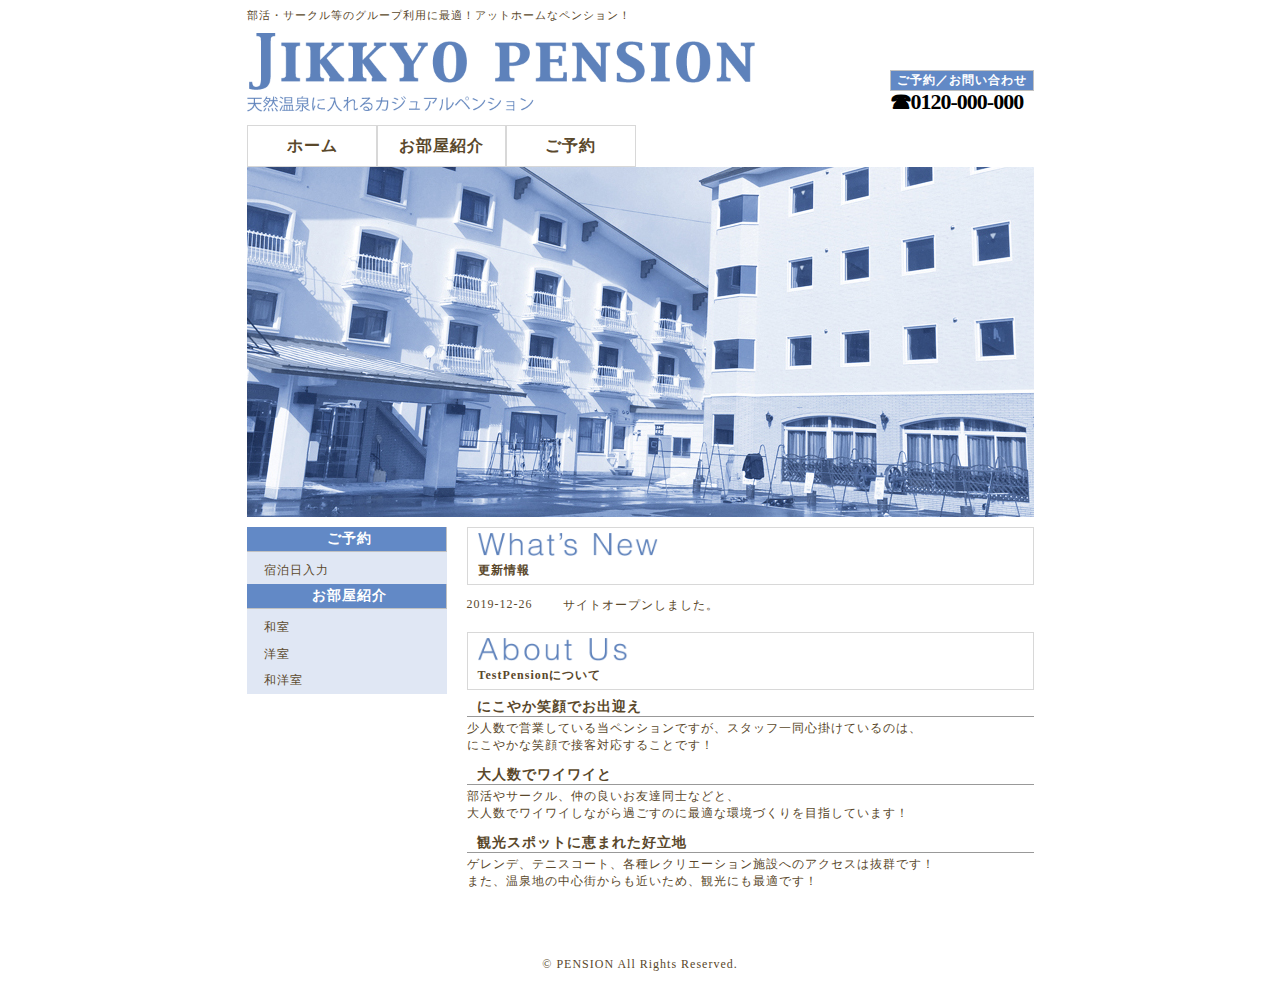
<file: 30H_PHP/index.html>
<!DOCTYPE html>
<html lang="ja">
<head>
    <meta charset="UTF-8">
    <meta name="viewport" content="width=device-width, initial-scale=1.0">
    <meta http-equiv="X-UA-Compatible" content="ie=edge">
    <title>TEST PENSION</title>
    <link rel="stylesheet" href="./css/style.css" type="text/css">
</head>
<body>
    <header id="header">
        <div id="pr">
            <p>部活・サークル等のグループ利用に最適！アットホームなペンション！</p>
        </div>
        <h1><a href="./index.html"><img src="./images/logo.png" alt=""></a></h1>
        <div id="contact">
            <h2>ご予約／お問い合わせ</h2>
            <span class="tel">☎0120-000-000</span>
        </div>
    </header>

    <nav id="menu">
        <ul>
            <li><a href="./index.html">ホーム</a></li>
            <li><a href="./roomList.html">お部屋紹介</a></li>
            <li><a href="#">ご予約</a></li>
        </ul>
    </nav>

    <div id="icatch">
        <img src="./images/icatch.jpg" alt="">
    </div>

    <div id="contents">
        <main id="main">
            <article>
                <section>
                    <h2><img class="small" src="./images/new.png"><br>更新情報</h2>
                    <dl class="information">
                        <dt>2019-12-26</dt>
                        <dd>サイトオープンしました。</dd>
                    </dl>
                </section>
                    
                <section>
                    <h2><img class="small" src="./images/about.png"><br>TestPensionについて</h2>
                    <h3>にこやか笑顔でお出迎え</h3>
                    <p>少人数で営業している当ペンションですが、スタッフ一同心掛けているのは、
                        <br> にこやかな笑顔で接客対応することです！
                    </p>
                    <h3>大人数でワイワイと</h3>
                    <p>部活やサークル、仲の良いお友達同士などと、
                        <br> 大人数でワイワイしながら過ごすのに最適な環境づくりを目指しています！
                    </p>
                    <h3>観光スポットに恵まれた好立地</h3>
                    <p>ゲレンデ、テニスコート、各種レクリエーション施設へのアクセスは抜群です！
                        <br> また、温泉地の中心街からも近いため、観光にも最適です！
                    </p>
                </section>
            </article>
        </main>

        <aside id="side">
            <h2>ご予約</h2>
            <ul>
                <li><a href="#">宿泊日入力</a></li>
            </ul>
            <h2>お部屋紹介</h2>
            <ul>
                <li><a href="#">和室</a></li>
                <li><a href="#">洋室</a></li>
                <li><a href="#">和洋室</a></li>
            </ul>
        </aside>
            
        <div id="pageTop">

        </div>

    </div>

    <footer id="footer">
        &copy; PENSION All Rights Reserved.
    </footer>

</body>
</html>
</file>
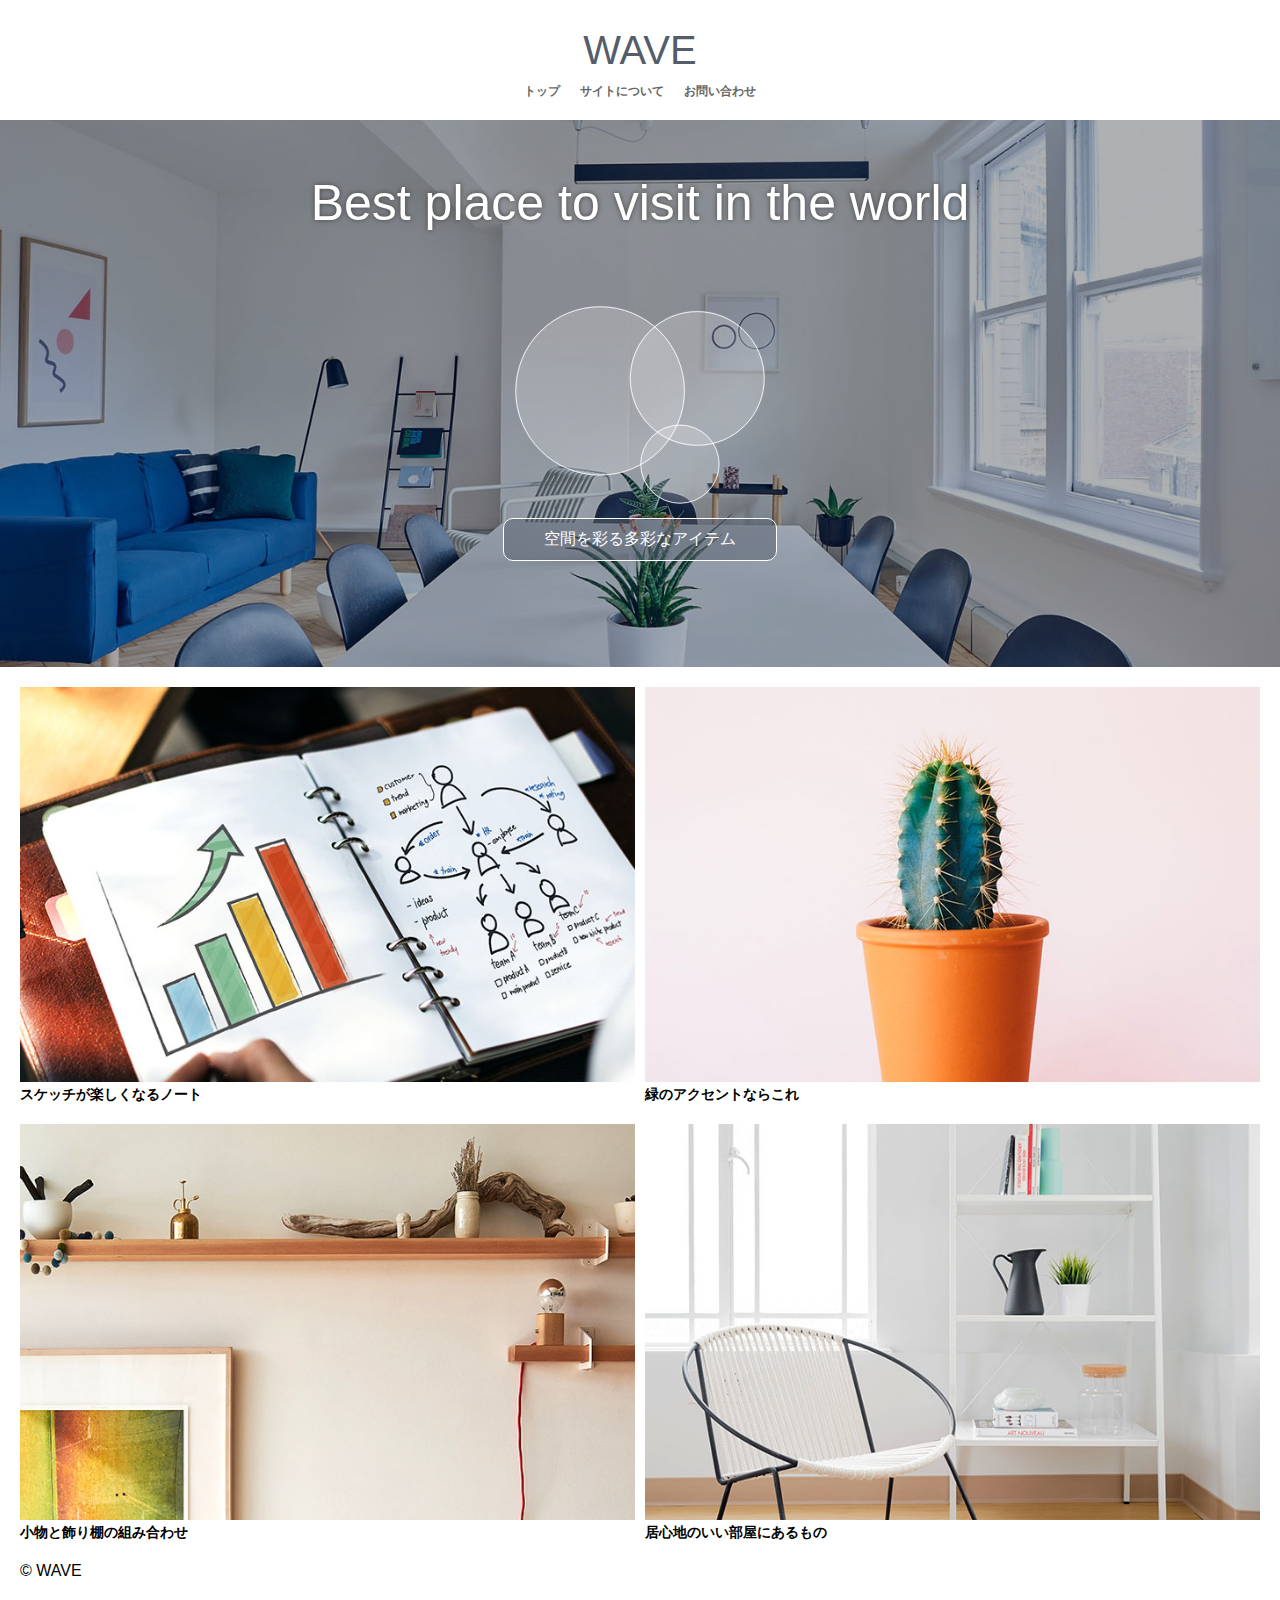
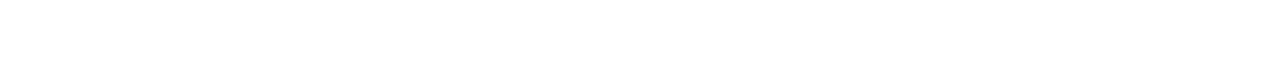
<file: css-grid/index.html>
<!DOCTYPE html>
<html lang="ja">
<head>
    <meta charset="UTF-8">
    <meta name="viewport" content="width=device-width, initial-scale=1.0">
    <meta http-equiv="X-UA-Compatible" content="ie=edge">
    <title>WAVE</title>
    <link rel="stylesheet" href="css/style.css">
</head>
<body>
    <header>WAVE</header>

    <nav>
        <ul>
            <li><a href="index.html">トップ</a></li>
            <li><a href="about.html">サイトについて</a></li>
            <li><a href="contact.html">お問い合わせ</a></li>
        </ul>
    </nav>

    <figure class="hero">
        <img src="img/room.jpg" alt="快適な室内空間">
    </figure>

    <h1>Best place to visit in the world</h1>

    <p>
        <img src="img/circle.svg" alt=""><br>
        <a href="#">空間を彩る多彩なアイテム</a>
    </p>

    <section>
        <article>
            <a href="post01.html">
                <figure><img src="img/note.jpg" alt=""></figure>
                <h2>スケッチが楽しくなるノート</h2>
            </a>
        </article>

        <article>
            <a href="post02.html">
                <figure><img src="img/plant.jpg" alt=""></figure>
                <h2>緑のアクセントならこれ</h2>
            </a>
        </article>

        <article>
            <a href="post03.html">
                <figure><img src="img/items.jpg" alt=""></figure>
                <h2>小物と飾り棚の組み合わせ</h2>
            </a>
        </article>

        <article>
            <a href="post04.html">
                <figure><img src="img/chair.jpg" alt=""></figure>
                <h2>居心地のいい部屋にあるもの</h2>
            </a>
        </article>
    </section>

    <footer>&copy; WAVE</footer>

</body>
</html>
</file>
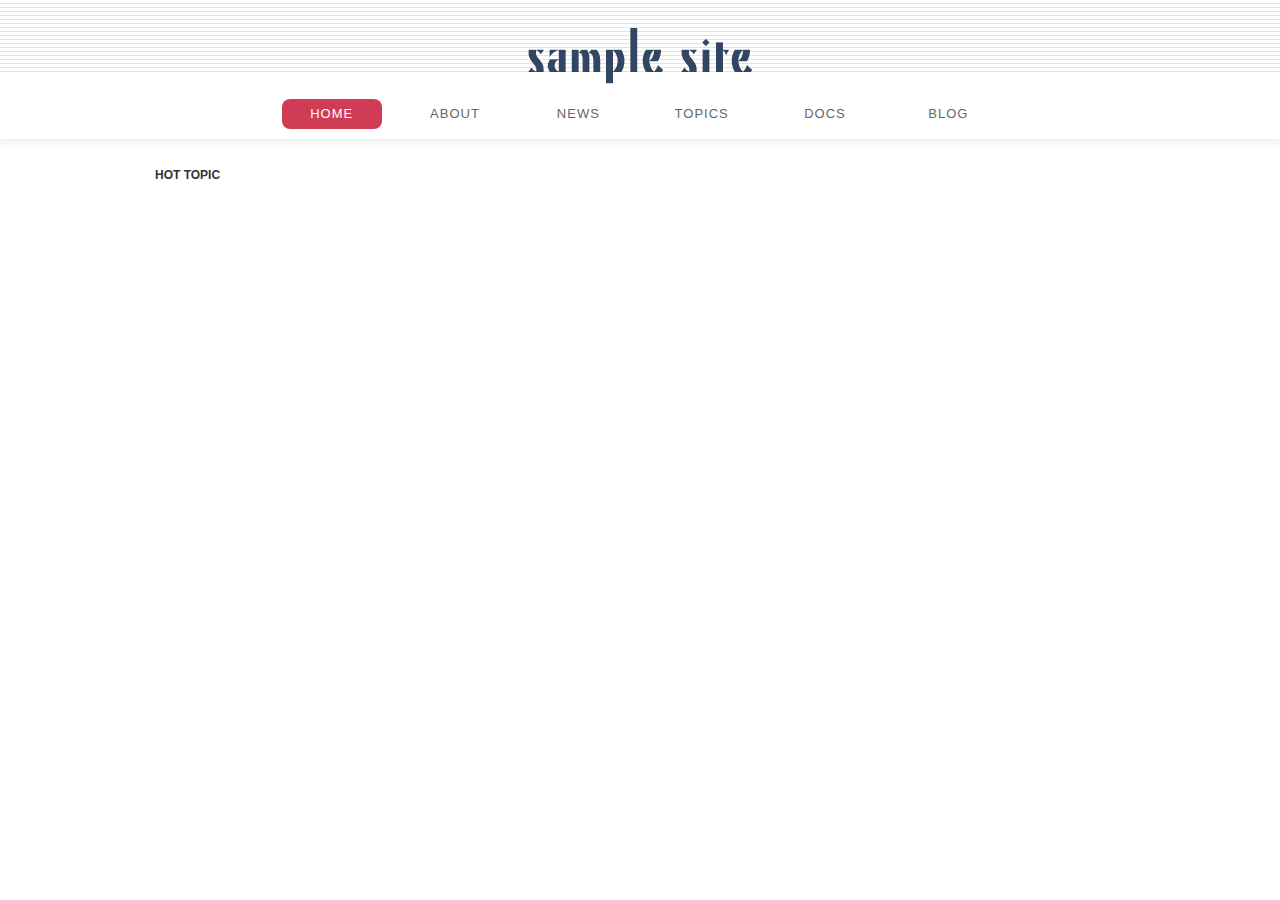
<file: standard-layout/index.html>
<!DOCTYPE html>
<html lang="ja">
<head>
    <meta charset="UTF-8">
    <meta name="viewport" content="width=device-width, initial-scale=1.0">
    <meta http-equiv="X-UA-Compatible" content="ie=edge">
    <title>Standard-layout</title>
    <link rel="stylesheet" href="css/reset.css">
    <link rel="stylesheet" href="css/style.css">
</head>
<body>
    <header class="header">
        <h1 class="logo">
            <a href="/">SAMPLE SITE</a>
        </h1>
        <nav class="global-nav">
            <ul>
                <li class="nav-item active"><a href="#">HOME</a></li>
                <li class="nav-item"><a href="#">ABOUT</a></li>
                <li class="nav-item"><a href="#">NEWS</a></li>
                <li class="nav-item"><a href="#">TOPICS</a></li>
                <li class="nav-item"><a href="#">DOCS</a></li>
                <li class="nav-item"><a href="#">BLOG</a></li>
            </ul>
        </nav>
    </header>
    <div class="wrapper clearfix">
        <main class="main">
            <h2 class="hidden">HOT TOPIC</h2>
            <div class="hot-topic">

            </div>
            <h2></h2>
            <div class="news">

            </div>
            <div class="articles">

            </div>
        </main>
        <div class="sidemenu">

        </div>
    </div>
    <footer class="footer">

    </footer>
</body>
</html>
</file>
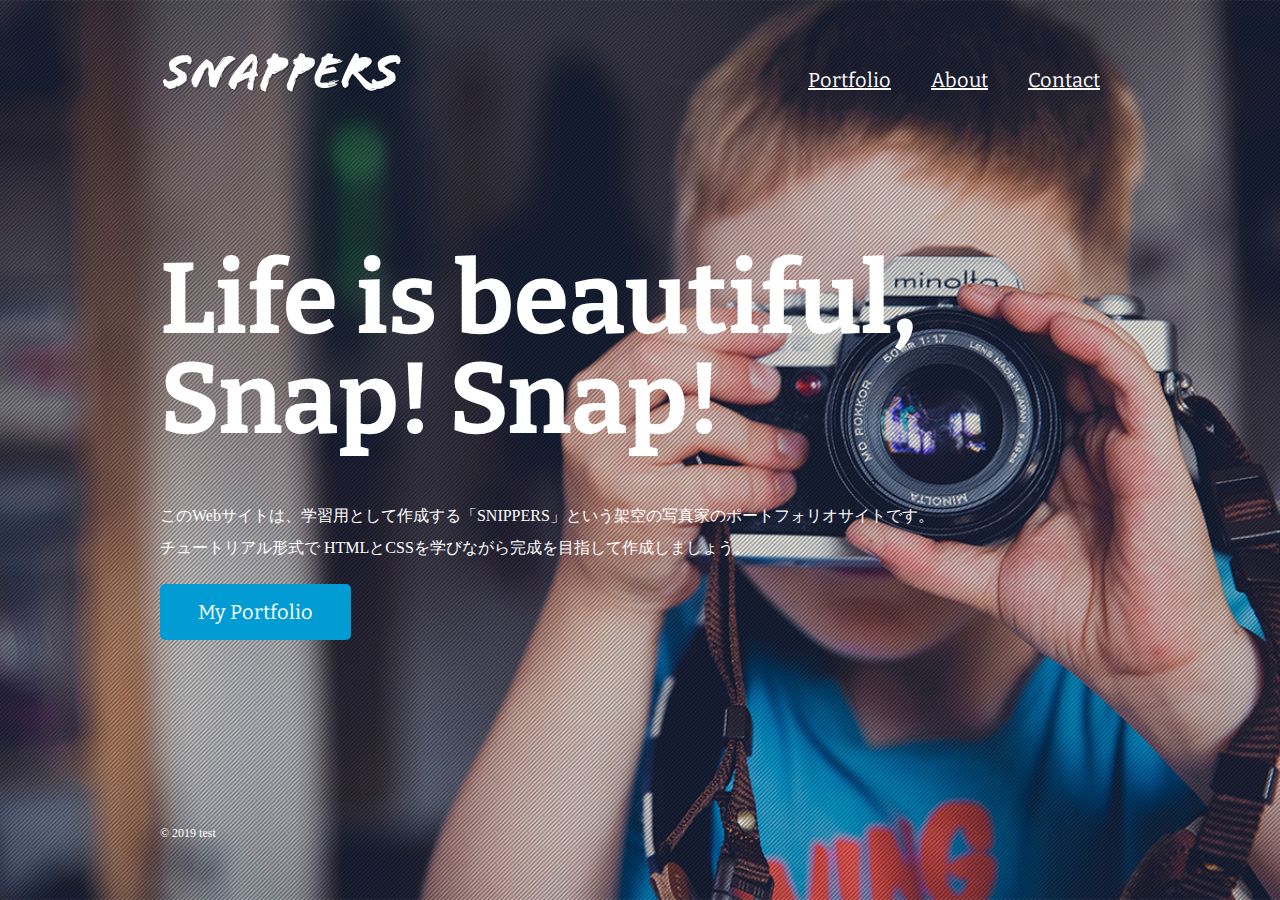
<file: snappers/index/index.html>
<!DOCTYPE html>
<html lang="ja">
<head>
    <meta charset="UTF-8">
    <meta name="viewport" content="width=device-width, initial-scale=1.0">
    <meta http-equiv="X-UA-Compatible" content="ie=edges">
    <title>風景写真家「SNIPPERS」Official Website</title>
    <link href="https://fonts.googleapis.com/css?family=Bitter:400,700&display=swap" rel="stylesheet">
    <link rel="stylesheet" href="css/style.css">
</head>
<body id="index">
 <header>
     <div class="logo">
        <a href="index.html"><img src="images/logo.png" alt="SNAPPERS"></a>
    </div>
    <nav>
        <ul class="global-nav">
            <li><a href="portfolio.html">Portfolio</a></li>
            <li><a href="about.html">About</a></li>
            <li><a href="contact.html">Contact</a></li>
        </ul>
    </nav>

 </header>
 <div id="wrap">
     <div class="content">
        <h1>Life is beautiful, Snap! Snap!</h1>
        <p>このWebサイトは、学習用として作成する「SNIPPERS」という架空の写真家のポートフォリオサイトです。<br>チュートリアル形式で  HTMLとCSSを学びながら完成を目指して作成しましょう。</p>
        <p class="btn"><a href="portfolio.html">My Portfolio</a></p>
     </div>
 </div>
 <footer>
     <small>&copy; 2019 test</small>
 </footer>
</body>
</html>
</file>
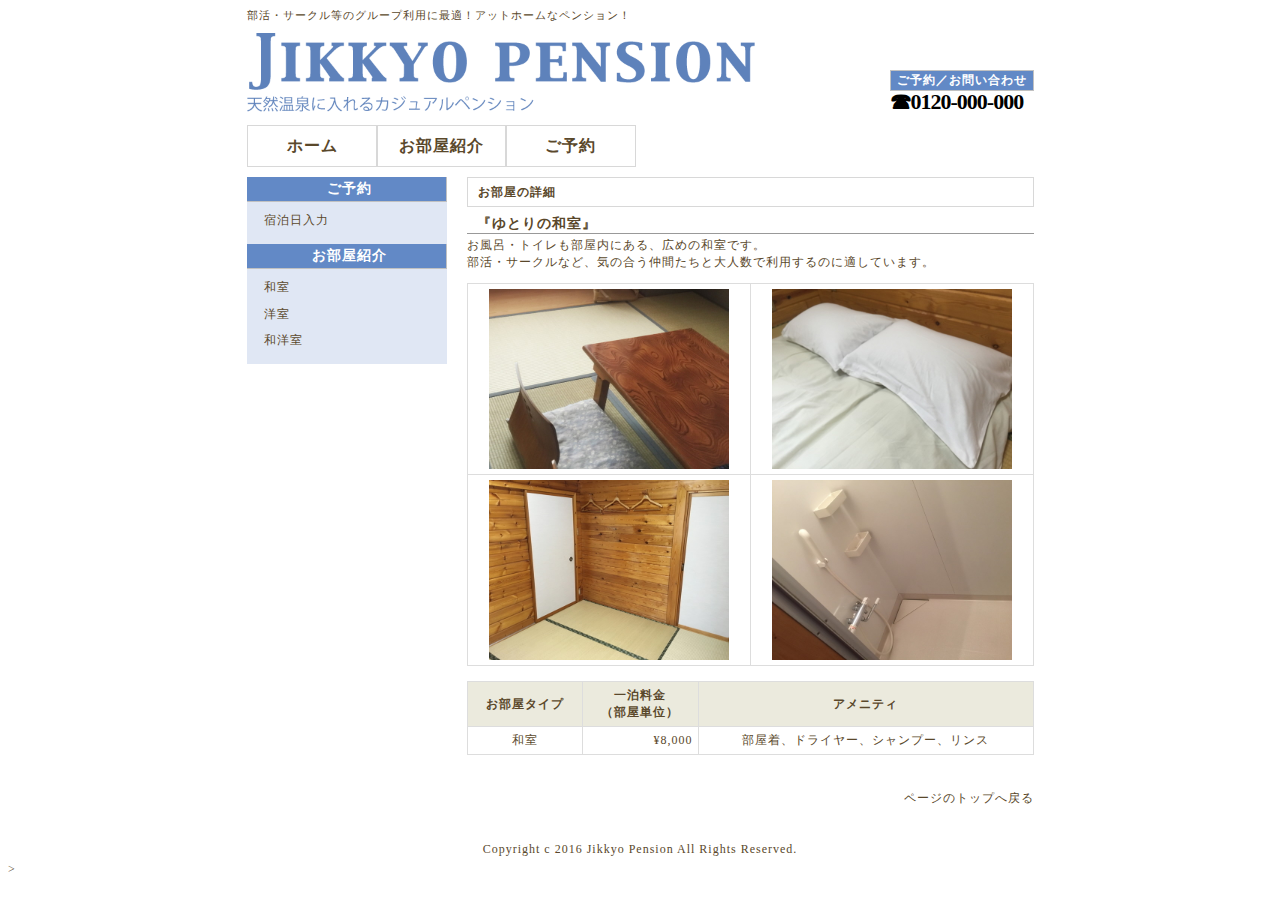
<file: 30H_PHP/roomDetail.html>
<!DOCTYPE html>
<html lang="ja">
<head>
  <meta charset="UTF-8">
  <link rel="stylesheet" href="./css/style.css" type="text/css">
  <title>JIKKYO PENSION</title>
</head>
<body>
  <!-- ヘッダー：開始-->
  <header id="header">
    <div id="pr">
      <p>部活・サークル等のグループ利用に最適！アットホームなペンション！</p>
    </div>
    <h1><a href="./index.html"><img src="./images/logo.png" alt=""></a></h1>
    <div id="contact">
      <h2>ご予約／お問い合わせ</h2>
      <span class="tel">☎0120-000-000</span>
    </div>
  </header>
  <!-- ヘッダー：終了 -->
  <!-- メニュー：開始 -->
  <nav id="menu">
    <ul>
      <li><a href="./index.html">ホーム</a></li>
      <li><a href="./roomList.html">お部屋紹介</a></li>
      <li><a href="./index.html">ご予約</a></li>
    </ul>
  </nav>
  <!-- メニュー：終了 -->
  <!-- コンテンツ：開始 -->
  <div id="contents">
    <!-- メイン：開始 -->
    <main id="main">
      <article>
        <section>
          <h2>お部屋の詳細</h2>
          <h3>『ゆとりの和室』</h3>
          <p>
            お風呂・トイレも部屋内にある、広めの和室です。
            <br> 部活・サークルなど、気の合う仲間たちと大人数で利用するのに適しています。
          </p>
          <table>
            <tr>
              <td><img class="middle" src="./images/room_01_01.jpg"></td>
              <td><img class="middle" src="./images/room_01_02.jpg"></td>
            </tr>
            <tr>
              <td><img class="middle" src="./images/room_01_03.jpg"></td>
              <td><img class="middle" src="./images/room_01_04.jpg"></td>
            </tr>
          </table>
          <br>
          <table>
            <th>お部屋タイプ</th>
            <th>一泊料金<br>（部屋単位）</th>
            <th>アメニティ</th>
            <tr>
              <td>和室</td>
              <td class="number">&yen;8,000</td>
              <td>部屋着、ドライヤー、シャンプー、リンス</td>
            </tr>
          </table>
          <br>
        </section>
      </article>
    </main>
    <!-- メイン：終了 -->
    <!-- サイド：開始 -->
    <aside id="side">
      <section>
        <h2>ご予約</h2>
        <ul>
          <li><a href="./index.html">宿泊日入力</a></li>
        </ul>
      </section>
      <section>
        <h2>お部屋紹介</h2>
        <ul>
          <li><a href="#">和室</a></li>
          <li><a href="#">洋室</a></li>
          <li><a href="#">和洋室</a></li>
        </ul>
      </section>
    </aside>
    <!-- サイド：終了 -->
    <!-- ページトップ：開始 -->
    <div id="pageTop">
      <a href="./index.html#top">ページのトップへ戻る</a>
    </div>
    <!-- ページトップ：終了 -->
  </div>
  <!-- コンテンツ：終了 -->
  <!-- フッター：開始 -->
  <footer id="footer">
    Copyright c 2016 Jikkyo Pension All Rights Reserved.
  </footer>
  <!-- フッター：終了 -->
</body>
</html>>
</file>
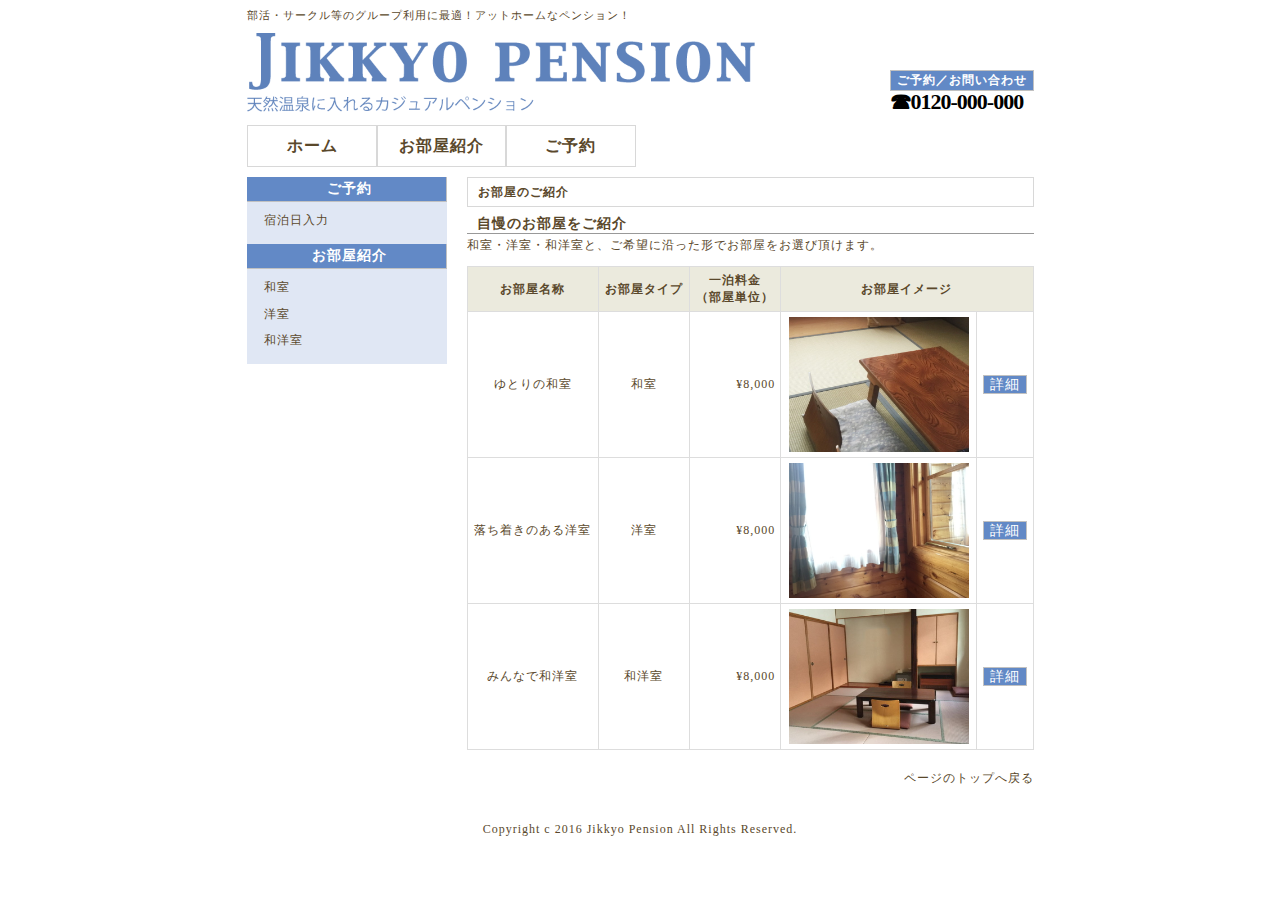
<file: 30H_PHP/roomList.html>
<!DOCTYPE html>
<html lang="ja">
<head>
    <meta charset="UTF-8">
    <meta name="viewport" content="width=device-width, initial-scale=1.0">
    <meta http-equiv="X-UA-Compatible" content="ie=edge">
    <title>TEST PENSION</title>
    <link rel="stylesheet" href="./css/style.css" type="text/css">
</head>
<body>
    <header id="header">
        <div id="pr">
            <p>部活・サークル等のグループ利用に最適！アットホームなペンション！</p>
        </div>
        <h1><a href="./index.html"><img src="./images/logo.png" alt=""></a></h1>
        <div id="contact">
            <h2>ご予約／お問い合わせ</h2>
            <span class="tel">☎0120-000-000</span>
        </div>
    </header>

    <nav id="menu">
        <ul>
            <li><a href="./index.html">ホーム</a></li>
            <li><a href="./roomList.html">お部屋紹介</a></li>
            <li><a href="#">ご予約</a></li>
        </ul>
    </nav>

    <div id="contents">
        <main id="main">
            <article>
                <section>
                    <h2>お部屋のご紹介</h2>
                    <h3>自慢のお部屋をご紹介</h3>
                    <p>
                    和室・洋室・和洋室と、ご希望に沿った形でお部屋をお選び頂けます。
                    </p>
                    <table>
                        <th>お部屋名称</th>
                        <th>お部屋タイプ</th>
                        <th>一泊料金<br>（部屋単位）</th>
                        <th colspan="2">お部屋イメージ</th>
                        <tr>
                            <td>ゆとりの和室</td>
                            <td>和室</td>
                            <td class="number">&yen;8,000</td>
                            <td><img class="small" src="./images/room_01_01.jpg"></td>
                            <td><a href="./roomDetail.html">詳細</a></td>
                        </tr>
                        <tr>
                            <td>落ち着きのある洋室</td>
                            <td>洋室</td>
                            <td class="number">&yen;8,000</td>
                            <td><img class="small" src="./images/room_02_01.jpg"></td>
                            <td><a href="./roomDetail.html">詳細</a></td>
                        </tr>
                        <tr>
                            <td>みんなで和洋室</td>
                            <td>和洋室</td>
                            <td class="number">&yen;8,000</td>
                            <td><img class="small" src="./images/room_03_01.jpg"></td>
                            <td><a href="./roomDetail.html">詳細</a></td>
                        </tr>
                    </table>
                </section>
            </article>
        </main>
        <aside id="side">
            <section>
                <h2>ご予約</h2>
                <ul>
                    <li><a href="#">宿泊日入力</a></li>
                </ul>
            </section>
            <section>
                <h2>お部屋紹介</h2>
                <ul>
                    <li><a href="#">和室</a></li>
                    <li><a href="#">洋室</a></li>
                    <li><a href="#">和洋室</a></li>
                </ul>
            </section>
        </aside>
        <div id="pageTop">
            <a href="#top">ページのトップへ戻る</a>
        </div>
    </div>
    <footer id="footer">
    Copyright c 2016 Jikkyo Pension All Rights Reserved.
    </footer>
</body>
</html>
</file>
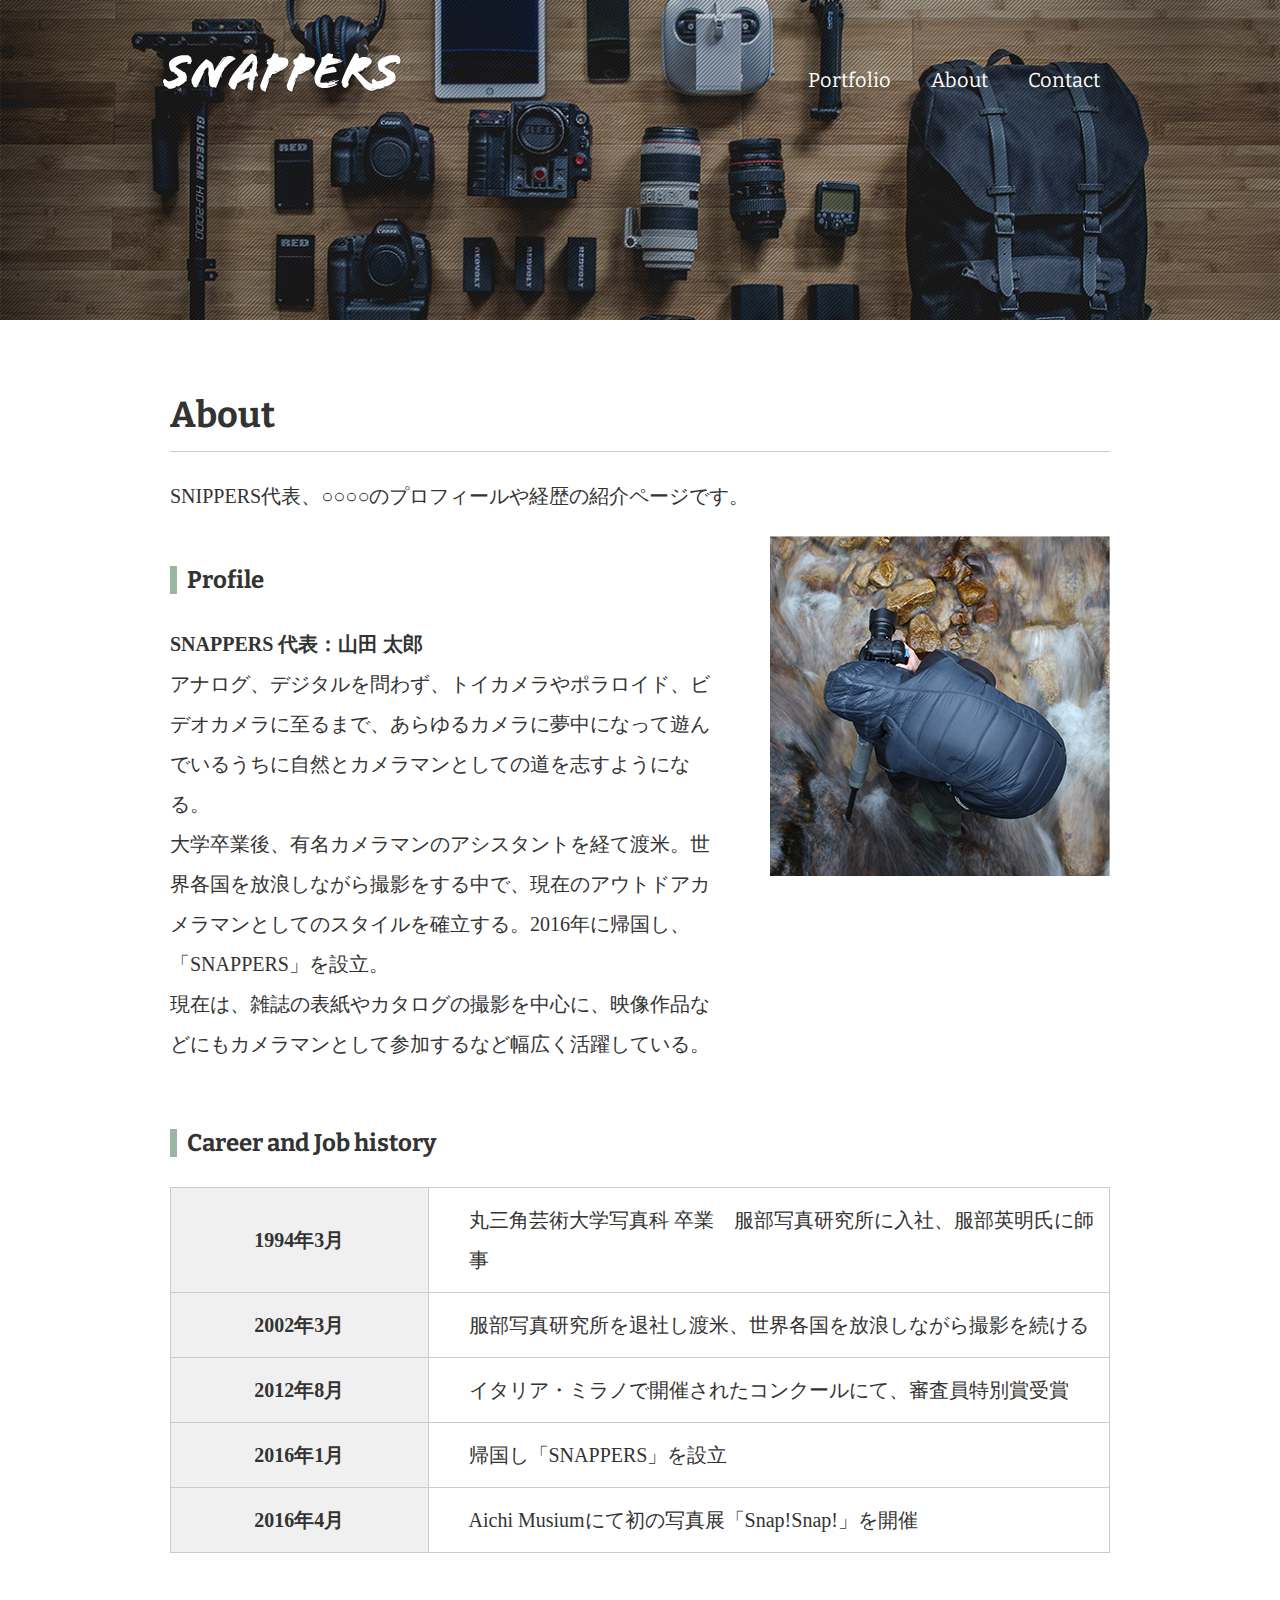
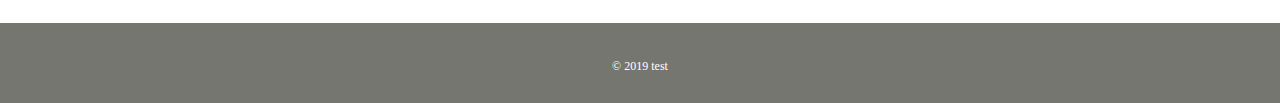
<file: snappers/about/about.html>
<!DOCTYPE html>
<html lang="ja">
<head>
    <meta charset="UTF-8">
    <meta name="viewport" content="width=device-width, initial-scale=1.0">
    <meta http-equiv="X-UA-Compatible" content="ie=edges">
    <title>About|風景写真家「SNIPPERS」</title>
    <link href="https://fonts.googleapis.com/css?family=Bitter:400,700&display=swap" rel="stylesheet">
    <link rel="stylesheet" href="css/style.css">
</head>
<body id="about">
    <header>
        <div class="logo">
            <a href="index.html"><img src="images/logo.png" alt="SNAPPERS"></a>
        </div>
        <nav>
            <ul class="global-nav">
                <li><a href="portfolio.html">Portfolio</a></li>
                <li><a href="about.html">About</a></li>
                <li><a href="contact.html">Contact</a></li>
            </ul>
        </nav>
    </header>

    <div id="wrap">
        <div class="content">
            <div class="main-center">
                <h1>About</h1>
                <p>SNIPPERS代表、○○○○のプロフィールや経歴の紹介ページです。</p>
                <section class="profile clearfix">
                    <div class="profile-txt">
                        <h2 class="icon">Profile</h2>
                        <p><span>SNAPPERS 代表：山田 太郎</span><br>アナログ、デジタルを問わず、トイカメラやポラロイド、ビデオカメラに至るまで、あらゆるカメラに夢中になって遊んでいるうちに自然とカメラマンとしての道を志すようになる。<br>大学卒業後、有名カメラマンのアシスタントを経て渡米。世界各国を放浪しながら撮影をする中で、現在のアウトドアカメラマンとしてのスタイルを確立する。2016年に帰国し、「SNAPPERS」を設立。<br>現在は、雑誌の表紙やカタログの撮影を中心に、映像作品などにもカメラマンとして参加するなど幅広く活躍している。</p>
                    </div>
                    <img src="images/about-profile.png" alt="プロフィール画像" class="profile-image">
                </section>
                <section class="career">
                    <h2 class="icon">Career and Job history</h2>
                    <table>
                        <tr>
                            <th>1994年3月</th>
                            <td>丸三角芸術大学写真科 卒業　服部写真研究所に入社、服部英明氏に師事</td>
                        </tr>
                        <tr>
                            <th>2002年3月</th>
                            <td>服部写真研究所を退社し渡米、世界各国を放浪しながら撮影を続ける</td>
                        </tr>
                        <tr>
                            <th>2012年8月</th>
                            <td>イタリア・ミラノで開催されたコンクールにて、審査員特別賞受賞</td>
                        </tr>
                        <tr>
                            <th>2016年1月</th>
                            <td>帰国し「SNAPPERS」を設立</td>
                        </tr>
                        <tr>
                            <th>2016年4月</th>
                            <td>Aichi Musiumにて初の写真展「Snap!Snap!」を開催</td>
                        </tr>
                    </table>
                </section>
            </div>
        </div>
    </div>

    <footer>
        <small>&copy; 2019 test</small>
    </footer>
</body>
</html>
</file>
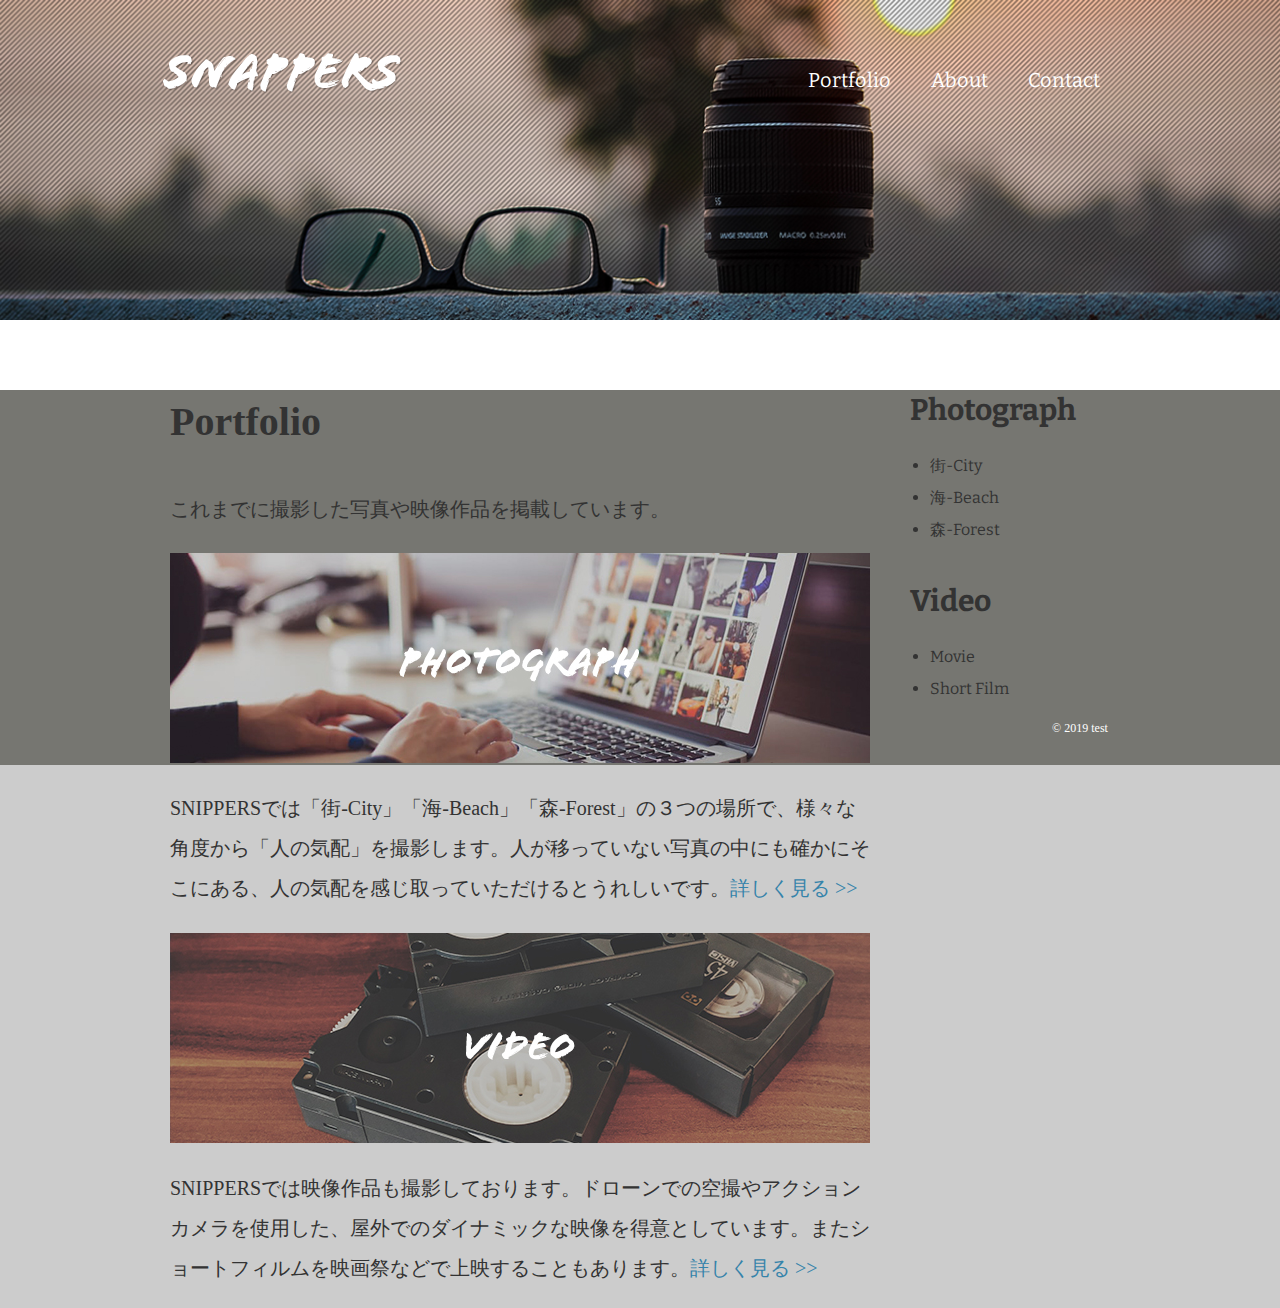
<file: snappers/portfolio/portfolio.html>
<!DOCTYPE html>
<html lang="ja">
<head>

    <meta charset="UTF-8">
    <meta name="viewport" content="width=device-width, initial-scale=1.0">
    <meta http-equiv="X-UA-Compatible" content="ie=edges">
    <title>Portfolio|風景写真家「SNIPPERS」</title>
    <link href="https://fonts.googleapis.com/css?family=Bitter:400,700&display=swap" rel="stylesheet">
    <link rel="stylesheet" href="css/style.css">
</head>

<body id="portfolio">
    <header>
        <div class="logo">
        <a href="index.html"><img src="images/logo.png" alt="SNAPPERS"></a>
    </div>
    <nav>
        <ul class="global-nav">
            <li><a href="portfolio.html">Portfolio</a></li>
            <li><a href="about.html">About</a></li>
            <li><a href="contact.html">Contact</a></li>
        </ul>
    </nav>

    </header>
    <div id="wrap" class="clearfix">
        <div class="content">
            <div class="main">
                <h1>Portfolio</h1>
                <p>これまでに撮影した写真や映像作品を掲載しています。</p>
                <section>
                    <h2><a href="photograph.html"><img src="images/portfolio-photo.jpg" alt="PHOTOGRAPH"></a></h2>
                    <p>SNIPPERSでは「街-City」「海-Beach」「森-Forest」の３つの場所で、様々な角度から「人の気配」を撮影します。人が移っていない写真の中にも確かにそこにある、人の気配を感じ取っていただけるとうれしいです。<a href="photograph.html">詳しく見る >></a></p>
                </section>
                <section>
                    <h2><a href="video.html"><img src="images/portfolio-video.jpg" alt="VIDEO"></a></h2>
                    <p>SNIPPERSでは映像作品も撮影しております。ドローンでの空撮やアクションカメラを使用した、屋外でのダイナミックな映像を得意としています。またショートフィルムを映画祭などで上映することもあります。<a href="video.html">詳しく見る >></a></p>
                </section>
            </div>
            <aside class="sidebar">
                <section>
                    <h2>Photograph</h2>
                    <ul>
                        <li><a href="photograoh.html#city">街-City</a></li>
                        <li><a href="photograoh.html#beach">海-Beach</a></li>
                        <li><a href="photograoh.html#forest">森-Forest</a></li>
                    </ul>
                </section>
                <section>
                    <h2>Video</h2>
                    <ul>
                        <li><a href="video.html#movie">Movie</a></li>
                        <li><a href="video.html#short-film">Short Film</a></li>
                    </ul>
                </section>
            </aside>
        </div>
    </div>
    <footer>
        <small>&copy; 2019 test</small>
    </footer>
</body>
</html>
</file>
<file: 30H_PHP/css/style.css>
@charset "UTF-8";
@import url("style_Deco.css");

/* 共通 */

html {
    overflow: scroll;
}

body {
    letter-spacing: 1px;
    font-size: 12px;
    color: #5A482B;
}

br {
    letter-spacing: normal;
}

a {
    color: #5A482B;
    text-decoration: none;
}

a:hover {
    color: #6289C6;
}

/* ヘッダ */
#header {
    position: relative;
    width: 787px;
    margin: 0 auto;
}

#pr {
    position: absolute;
    width: 787px;
    left: 0;
    top: 0;
}

#header h1 {
    margin: 0;
    padding-top: 25px;
}

#contact {
    position: absolute;
    bottom: 0;
    right: 0;
}

/* メニュー */

#menu {
    width: 787px;
    margin: 0 auto;
}

#menu ul {
    padding: 0;
    text-align: center;
}

#menu li {
    float: left;
    width: 129px;
}

/* アイキャッチ */

#icatch {
    width: 787px;
    margin: 0 auto;
}

/* コンテンツ */

#contents{
    width: 787px;
    margin: 0 auto;
    padding: 10px;
}

#pageTop {
    clear: both;
    padding: 20px 0;
    text-align: right;
}

/* メイン（コンテンツ内） */
#main {
    float: right;
    width: 567px;
}

/* サイド（コンテンツ内） */

#side {
    float: left;
    width: 200px;
}

/* フッター */

#footer {
    padding: 5px 0;
    text-align: center;
}
</file>
<file: css-grid/css/style.css>
@charset "UTF-8";

/* 基本設定 */
* {
    margin: 0;
}

img {
    width: 100%;
    height: auto;
}

/* ページ全体の設定 */
body {
    display: grid;
    grid-template-columns: 20px 1fr 20px;
    grid-template-rows:
        [head] 100px
        [title] auto
        [sub] auto
        [recent] auto
        [foot] 100px;
    grid-row-gap: 20px;
    row-gap: 20px;
    font-family: sans-serif;
}

/* パーツの配置 */
body > * {
    grid-column: 2 / -2;
}

/* ヘッダー */
header {
    grid-row: head;
    justify-self: center;
    align-self: center;
    font-size: 40px;
    color: #555d6b;
}

/* ナビゲーションメニュー */
nav {
    grid-row: head;
    justify-self: center;
    align-self: end;
}

nav ul {
    list-style-type: none;
    padding: 0;
    display: grid;
    grid-auto-flow: column;
    grid-column-gap: 20px;
    column-gap: 20px;
}

nav a {
    color: #666666;
    text-decoration: none;
    font-size: 12px;
    font-weight: bold;
}

nav a:hover {
    color: #ef9504;
}

/* ヒーローイメージ */
figure.hero {
    grid-column: 1 / -1;
    grid-row: title / span 2;
}

figure.hero img {
    height: 547px;
    object-fit: cover;
    vertical-align: bottom;
    filter: brightness(70%);
    z-index: -1;
    position: relative; /* edge用設定 */
}

/* タイトル */
h1 {
    grid-row: title;
    justify-self: center;
    align-self: center;
    color: #ffffff;
    font-size: 50px;
    font-weight: normal;
    line-height: 1.2;
    text-shadow: 0 0 5px #444444;
    text-align: center;
}

/* サブタイトル */
p {
    grid-row: sub;
    text-align: center;
}

p a {
    color: #ffffff;
    text-decoration: none;
    border: solid 1px #ffffff;
    padding: 10px 40px;
    display: inline-block;
    margin-top: 10px;
    border-radius: 10px;
    background-color: rgba(85, 93, 107, 0.5);
}

p a:hover {
    background-color: #ef9504;
}

p img {
    width: 250px;
}

/* 記事一覧 */
section {
    grid-row: recent;
    display: grid;
    grid-template-columns: 1fr 1fr;
    grid-gap: 20px 10px;
    gap: 20px 10px;
}

section a {
    color: #000000;
    text-decoration: none;
}

section h2 {
    font-size: 14px;
}

/* フッター */
footer {
    grid-row: foot;
}
</file>
<file: standard-layout/css/style.css>
@charset "UTF-8";

html {
    font-size: 62.5%;
}

body {
    color: #333;
    font-size: 1.2rem;
    font-family: "Hiragino Kaku Gothic ProN", Meiryo, sans-serif;
}

*, *::before, *::after {
    box-sizing: border-box;
}

a:link, a:visited, a:hover, a:active {
    color: #d03c56;
    text-decoration: none;
}

.header {
    width: 100%;
    padding: 28px 0 10px;
    background: url('../images/bg-header.gif') repeat-x;
    box-shadow: 0 0 10px 1px #e3e3e3;
}

.wrapper {
    width: 970px;
    margin: 30px auto 40px;
}

.main {
    display: block;
    float: left;
    width: 660px;
}

.sidemenu {
    float: right;
    width: 275px;
}

.clearfix::after {
    content: "";
    display: block;
    clear: both;
}

.footer {
    width: 100%;
}

.logo {
    width: 225px;
    height: 56px;
    margin: 0 auto;
    background: url('../images/logo.png') no-repeat;
    overflow: hidden;
    text-indent: 100%;
    white-space: nowrap;
}

.logo a {
    display: block;
    width: 100%;
    height: 100%;
}

.global-nav {
    margin-top: 15px;
    text-align: center;
}

.global-nav .nav-item {
    display: inline-block;
    margin: 0 10px;
}

.global-nav .nav-item a {
    display: inline-block;
    width: 100px;
    height: 30px;
    line-height: 30px;
    text-align: center;
    border-radius: 8px;
    color: #666;
    font-size: 1.3rem;
    letter-spacing: 1px;
    transition: 0.15s;
}

.global-nav .nav-item.active a,
.global-nav .nav-item a:hover {
    background-color: #d03c56;
    color: #fff;
}
</file>
<file: snappers/index/css/style.css>
@charset "UTF-8";

body {
    margin: 0;
    padding: 0;
    background-color: #CCCCCC;
    color: #333333;
    font-size: 15pt;
    line-height: 2;
}

p, h1, h2, h3, h4, h5, h6 {
    margin-top: 0s;
}

img {
    vertical-align: bottom;
}

ul {
    margin: 0;
    padding: 0;
}

a {
    color: #3583aa;
}

a:visited {
    color: #788d98;
}

header {
    width: 960px;
    height: 100px;
    margin: 0 auto;
}

.logo {
    float: left;
    margin-top: 50px;
}

.global-nav {
    float: right;
    margin-top: 60px;
}

.global-nav li {
    float: left;
    margin: 0 20px;
    font-size: 20px;
    list-style: none;
    font-family: 'Bitter', serif;
}

.global-nav li a {
    color: #FFFFFF;
}

.global-nav li a:hover {
    border-bottom: 2px solid #FFFFFF;
    padding-bottom: 3px;
    text-decoration: none;
}

#wrap {
    clear: both;
}

#index {
    background-image: url(../images/bg-index.jpg);
    background-repeat: no-repeat;
    background-position: center center;
    background-attachment: fixed;
    background-size: cover;
}

.content {
    width: 960px;
    margin: 0 auto;
}

#index .content {
    margin-top: 150px;
}

#index h1 {
    font-size: 100px;
    line-height: 1;
    color: #ffffff;
    font-family: 'Bitter', serif;
    margin-bottom: 50px;
}

#index p {
    font-size: 16px;
    color: #ffffff;
}

.btn a {
    background-color: #009cd3;
    color: #ffffff;
    font-size: 20px;
    font-family: 'Bitter', serif;
    width: 185px;
    display: block;
    text-align: center;
    line-height: 50px;
    margin-top: 20px;
    border-radius: 5px;
    border: 3px solid #009cd3;
    text-decoration: none;
}

.btn a:hover {
    text-decoration: none;
    background-color: #ffffff;
    color: #009cd3;
}

footer {
    text-align: center;
    color: #ffffff;
    padding: 20px 0;
}

footer small {
    font-size: 12px;
}

#index footer {
    width: 960px;
    margin: 150px auto 0 auto;
    text-align: left;
}

#about {
    background-image: url(../images/bg-about.jpg);
    background-repeat: no-repeat;
    background-position: center top;
    background-attachment: fixed;
    background-size: 100% auto;
}
</file>
<file: snappers/about/css/style.css>
@charset "UTF-8";

body {
    margin: 0;
    padding: 0;
    background-color: #CCCCCC;
    color: #333333;
    font-size: 15pt;
    line-height: 2;
}

p, h1, h2, h3, h4, h5, h6 {
    margin-top: 0s;
}

img {
    vertical-align: bottom;
}

ul {
    margin: 0;
    padding: 0;
}

a {
    color: #3583aa;
    text-decoration: none;
}

a:visited {
    color: #788d98;
}

a:hover {
    text-decoration: underline;
}

header {
    width: 960px;
    height: 100px;
    margin: 0 auto;
}

.logo {
    float: left;
    margin-top: 50px;
}

.global-nav {
    float: right;
    margin-top: 60px;
}

.global-nav li {
    float: left;
    margin: 0 20px;
    font-size: 20px;
    list-style: none;
    font-family: 'Bitter', serif;
}

.global-nav li a {
    color: #FFFFFF;
}

.global-nav li a:hover {
    border-bottom: 2px solid #FFFFFF;
    padding-bottom: 3px;
    text-decoration: none;
}

#wrap {
    clear: both;
    background-color: #ffffff;
    margin-top: 220px;
    padding: 35px 0;
}

.content {
    width: 960px;
    margin: 0 auto;
}

footer {
    text-align: center;
    color: #ffffff;
    padding: 20px 0;
    background-color: #767671;
}

footer small {
    font-size: 12px;
}

.btn a {
    background-color: #009cd3;
    color: #ffffff;
    font-size: 20px;
    font-family: 'Bitter', serif;
    width: 185px;
    display: block;
    text-align: center;
    line-height: 50px;
    margin-top: 20px;
    border-radius: 5px;
    border: 3px solid #009cd3;
    text-decoration: none;
}

.btn a:hover {
    text-decoration: none;
    background-color: #ffffff;
    color: #009cd3;
}

#about {
    background-image: url(../images/bg-about.jpg);
    background-repeat: no-repeat;
    background-position: center top;
    background-attachment: fixed;
    background-size: 100% auto;
}

.main-center {
    width: 940px;
    margin: 0 auto;
}

h1 {
    font-family: 'Bitter', serif;
    font-size: 36px;
    border-bottom: 1px solid #cccccc;
}

h2 {
    font-family: 'Bitter', serif;
    font-size: 24px;
}

.icon:before {
    content: "";
    padding-right: 10px;
    border-left: 7px solid #9cb4a4;
}

#about .profile-txt {
    width: 540px;
    float: left;
}

#about .profile-txt span {
    font-weight: bold;
}

#about .profile-image {
    float: right;
}

.clearfix:after {
    content: "";
    display: block;
    clear: both;
}

section {
    margin-bottom: 35px;
}

#about .career th {
    width: 240px;
    background-color: #f0f0f0;
    padding: 12px;
    border: 1px solid #cccccc;
}

#about .career td {
    width: 660px;
    padding: 12px 0 12px 40px;
    border: 1px solid #cccccc;
}

table {
    border-spacing: 0;
    border-collapse: collapse;
}
</file>
<file: snappers/portfolio/css/style.css>
@charset "UTF-8";

body {
    margin: 0;
    padding: 0;
    background-color: #CCCCCC;
    color: #333333;
    font-size: 15pt;
    line-height: 2;
}

p, h1, h2, h3, h4, h5, h6 {
    margin-top: 0s;
}

img {
    vertical-align: bottom;
}

ul {
    margin: 0;
    padding: 0;
}

a {
    color: #3583aa;
    text-decoration: none;
}

a:visited {
    color: #788d98;
}

a:hover {
    text-decoration: underline;
}

header {
    width: 960px;
    height: 100px;
    margin: 0 auto;
}

.logo {
    float: left;
    margin-top: 50px;
}

.global-nav {
    float: right;
    margin-top: 60px;
}

.global-nav li {
    float: left;
    margin: 0 20px;
    font-size: 20px;
    list-style: none;
    font-family: 'Bitter', serif;
}

.global-nav li a {
    color: #ffffff;
}

.global-nav li a:hover {
    border-bottom: 2px solid #ffffff;
    padding-bottom: 3px;
    text-decoration: none;
}

#wrap {
    clear: both;
    background-color: #ffffff;
    margin-top: 220px;
    padding: 35px 0;
}

.content {
    width: 960px;
    margin: 0 auto;
}

footer {
    text-align: center;
    color: #ffffff;
    padding: 20px 0;
    background-color: #767671;
}

footer small {
    font-size: 12px;
}

#portfolio {
    background-image: url(../images/bg-portfolio.jpg);
    background-repeat: no-repeat;
    background-position: center top;
    background-attachment: fixed;
    background-size: 100% auto;
}

.main {
    width: 700px;
    margin: 0 10px;
    float: left;
}

.sidebar {
    width: 200px;
    margin: 0 10px 0 30px;
    float: right;
    font-family: 'Bitter', serif;
}

.sidebar h2 {
    margin-bottom: 10px;
}

.sidebar ul {
    font-size: 16px;
    margin-left: 20px;
}

.sidebar ul a {
    color: #333333;
}

a img:hover {
    opacity: 0.8;
}
</file>
